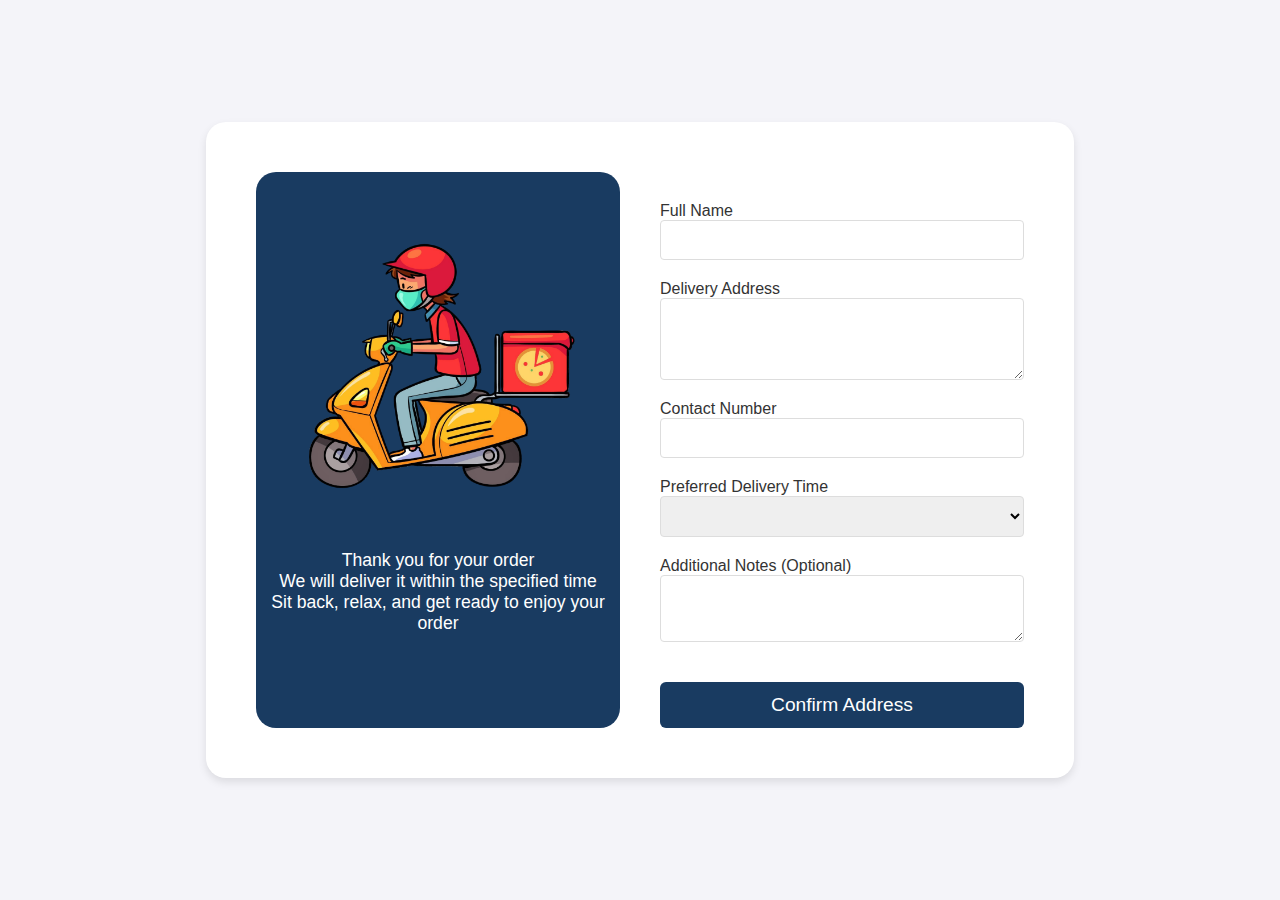
<file: Delivery.html>
<!DOCTYPE html>
<html lang="en">
<head>
    <meta charset="UTF-8">
    <meta name="viewport" content="width=device-width, initial-scale=1.0">
    <title>Delivery Address</title>
    <style>
        body {
            font-family: Arial, sans-serif;
            margin: 0;
            padding: 0;
            background-color: #f4f4f9;
            display: flex;
            justify-content: center;
            align-items: center;
            height: 100vh;
        }
        .container {
            display: flex;
            margin: 40px auto;
            gap: 20px;
            width: 60%;
            background-color: white;
            border-radius: 20px;
            box-shadow: 0 4px 8px rgba(0, 0, 0, 0.1);
            padding: 50px;
        }
        .image-section {
            flex: 1; /* equal width */
            margin-right: 20px;
            text-align: center;
            background-color: #193B61;
            border-radius: 20px;
        }
        .image-section img {
            width: 100%;
            height: auto;
            border-radius: 8px;
        }
        .image-section p {
            margin-top: 10px;
            color: #fff;
            font-size: 1.1em;
        }
        .form-section {
            flex: 1; /* equal width */
            margin-top: 30px;
        }
        .form-group {
            display: flex;
            flex-direction: column;
            margin-bottom: 20px;
        }
        label { 
            color: #333;
        }
        input, textarea, select {
            padding: 10px;
            font-size: 1em;
            border: 1px solid #ddd;
            border-radius: 4px;
        }
        input:focus, textarea:focus, select:focus {
            border-color: #007bff;
            outline: none;
        }
        .submit-btn {
            background-color: #193B61;
            color: white;
            font-size: 1.2em;
            padding: 12px;
            border: none;
            border-radius: 6px;
            cursor: pointer;
            transition: background-color 0.3s ease;
            width: 100%;
            margin-top: 20px;
        }
        .submit-btn a{
            text-decoration: none;
            color: #fff;
        }

        @media (max-width: 992px){
            .container {
            width: 80%;
            padding: 20px;
        }
        @media (max-width:768px){
            .container {
            display: flex;
            flex-direction: column;
            width: 90%;
            margin-top: 20px;
            padding: 20px;
            }
            .image-section {
                margin-right: 0; 
                text-align: center;
            }
            .image-section img {
                width: 100%;
                max-width: 300px;
                margin: 0 auto; 
            }
            .form-section {
                margin-top: 20px;
            }

        }
        }
    </style>
</head>
<body>

    <div class="container">

        <div class="image-section">
            <img src="image/delivery-Photoroom.png" alt="Delivery Image">
            <p>Thank you for your order <br> We will deliver it within the specified time <br> Sit back, relax, and get ready to enjoy your order</p>
        </div>

       
        <div class="form-section">
            <form action="#" method="post">
                <div class="form-group">
                    <label for="fullName">Full Name</label>
                    <input type="text" id="fullName" name="fullName" required>
                </div>

                <div class="form-group">
                    <label for="address">Delivery Address</label>
                    <textarea id="address" name="address" rows="4" required></textarea>
                </div>

                <div class="form-group">
                    <label for="contact">Contact Number</label>
                    <input type="tel" id="contact" name="contact" required>
                </div>

                <div class="form-group">
                    <label for="deliveryTime">Preferred Delivery Time</label>
                    <select id="deliveryTime" name="deliveryTime" required>
                        <option value=""></option>
                        <option value="morning">Morning (8:00 AM - 12:00 PM)</option>
                        <option value="afternoon">Afternoon (12:00 PM - 4:00 PM)</option>
                        <option value="evening">Evening (4:00 PM - 8:00 PM)</option>
                    </select>
                </div>

                <div class="form-group">
                    <label for="additionalNotes">Additional Notes (Optional)</label>
                    <textarea id="additionalNotes" name="additionalNotes" rows="3"></textarea>
                </div>

                <button type="submit" class="submit-btn"><a href="payment.html">Confirm Address</a> </button>
            </form>
        </div>
    </div>

</body>
</html>
</file>
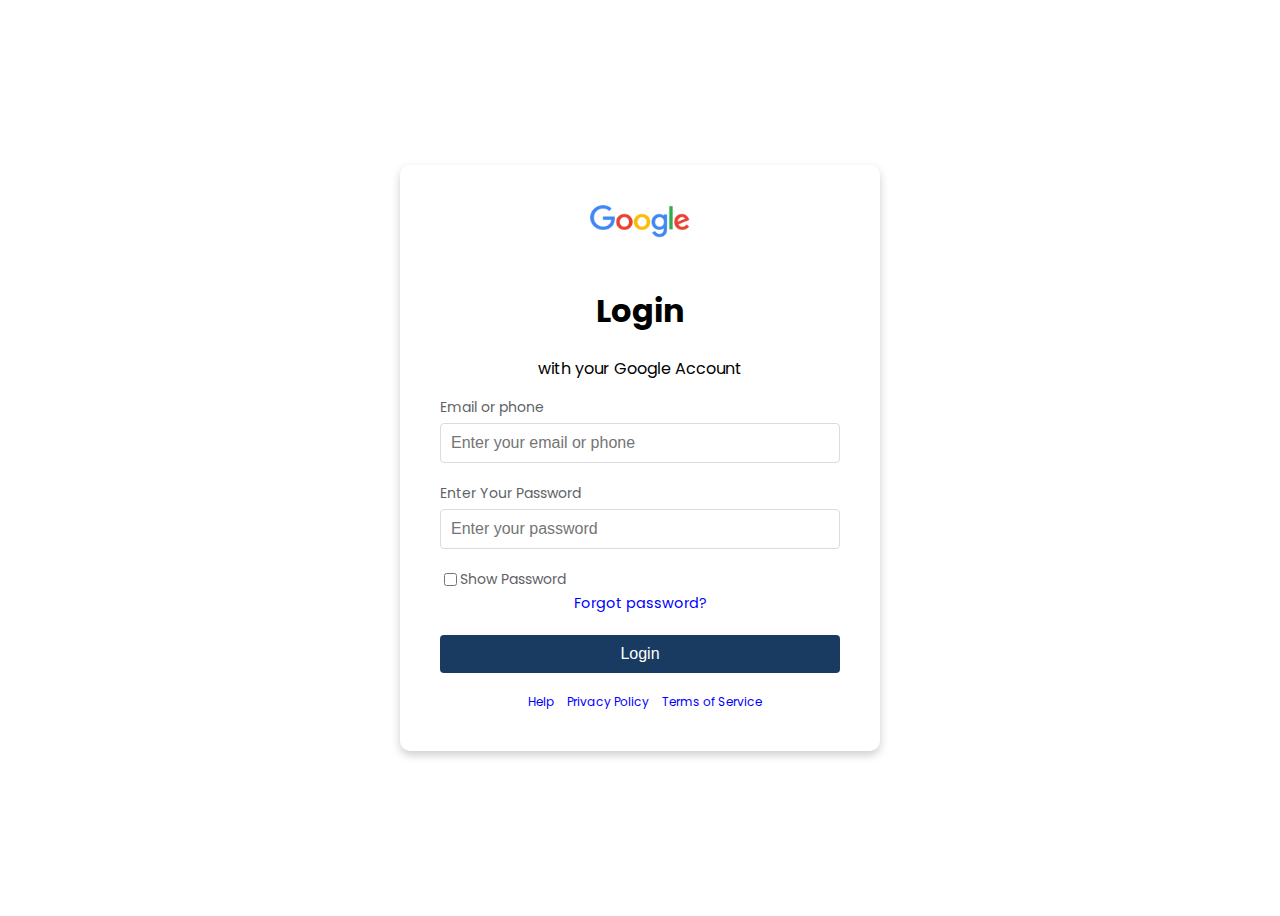
<file: GoogleSign.html>
<!DOCTYPE html>
<html lang="en">
<head>
    <meta charset="UTF-8">
    <meta name="viewport" content="width=device-width, initial-scale=1.0">
    <title>Google Sign-In Form</title>
    <style>
        @import url('https://fonts.googleapis.com/css2?family=Poppins:ital,wght@0,100;0,200;0,300;0,400;0,500;0,600;0,700;0,800;0,900;1,100;1,200;1,300;1,400;1,500;1,600;1,700;1,800;1,900&display=swap');
        .google {
            display: flex;
            justify-content: center;
            align-items: center;
            height: 100vh;
            font-family: "Poppins", sans-serif;
        }
        .google-container {
            width: 100%;
            max-width: 400px;
            background: white;
            box-shadow: 0 4px 10px rgba(0, 0, 0, 0.2);
            border-radius: 8px;
            text-align: center;
            padding: 40px 40px;
            border-radius: 10px;
        }
        .logo img {
            width: 100px;
            margin-bottom: 20px;
        }
        .container h1 {
            font-size: 22px;
            margin-bottom: 10px;
        }
        .container p {
            font-size: 14px;
            color: #5f6368;
            margin-bottom: 20px;
        }
        .forgot a{
            font-size: .9rem;
            text-decoration: none;
            color: blue;
        }
        .forgot a:hover{
            text-decoration: underline;
        }
        .form-group {
            text-align: left;
            margin-bottom: 20px;
        }
        .form-group label {
            display: block;
            font-size: 14px;
            color: #5f6368;
            margin-bottom: 5px;
        }

        .form-group input {
            width: 100%;
            padding: 10px;
            font-size: 16px;
            border: 1px solid #dadce0;
            border-radius: 4px;
            box-sizing: border-box;
        }
        .form-group a {
            display: block;
            font-size: 12px;
            color: #1a73e8;
            text-decoration: none;
            margin-top: 5px;
        }
        .form-group a:hover {
            text-decoration: underline;
        }
        .show-password {
            display: flex;
            align-items: center;
            font-size: 14px;
            color: #5f6368;
            margin-top: 10px;
        }
        .google-btn {
            width: 100%;
            padding: 10px;
            background-color: #193B61;
            color: white;
            border: none;
            border-radius: 4px;
            font-size: 16px;
            cursor: pointer;
            margin-top: 20px;
        }
        .google-btn a{
            text-decoration: none;
            color: #fff;
        }
        .footer {
            font-size: 12px;
            color: #5f6368;
            margin-top: 20px;
            text-align: center;
        }
        .footer a {
            text-decoration: none;
            margin-left: 10px;
            color: blue;
        }
        .footer a:hover {
            text-decoration: underline;
        }
    </style>
</head>
<body>
<div class="google">
    <div class="google-container">
        <div class="logo">
            <img src="image/Google-logo.png" alt="Google Logo">
        </div>
        <h1>Login</h1>
        <p>with your Google Account</p>
        <form>
            <div class="form-group">
                <label for="email">Email or phone</label>
                <input type="text" id="email" name="email" placeholder="Enter your email or phone" required>
            </div>
            <div class="form-group">
                <label for="password">Enter Your Password</label>
                <input type="password" id="password" name="password" placeholder="Enter your password" required>
            </div>
            <div class="show-password">
                <input type="checkbox" >
                <label for="show-password">Show Password</label>
            </div>
            <div class="forgot">
              <a href="#" >Forgot password?</a>   
            </div>
            
            <button type="submit" class="google-btn"><a href="LoginSuccess.html">Login</a></button>
        </form>

        <div class="footer">
            <a href="#">Help</a>
            <a href="#">Privacy Policy</a>
            <a href="#">Terms of Service</a>
        </div>
    </div>

</div>  
</body>
</html>
</file>
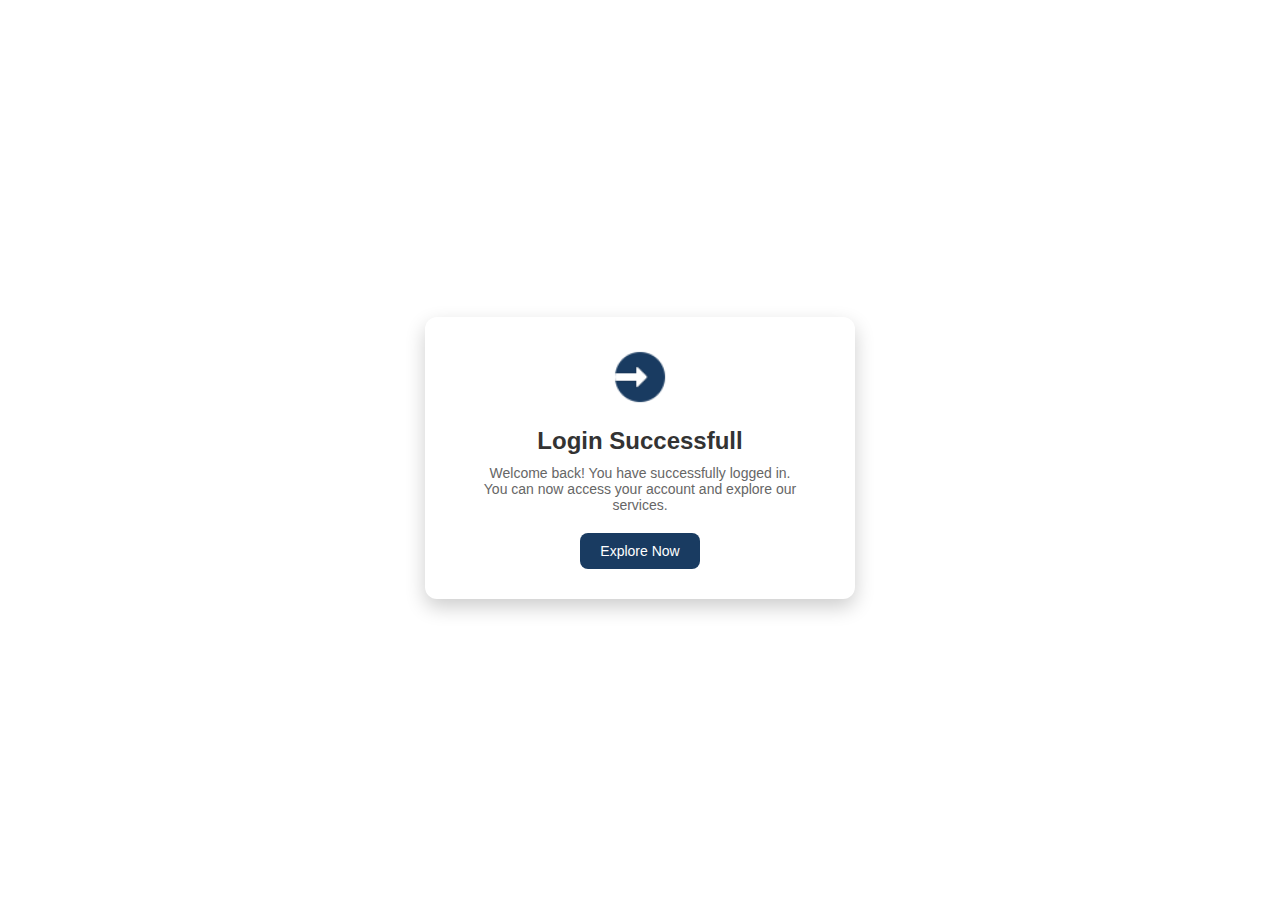
<file: LoginSuccess.html>
<!DOCTYPE html>
<html lang="en">
<head>
    <meta charset="UTF-8">
    <meta name="viewport" content="width=device-width, initial-scale=1.0">
    <title>Login Success Page</title>
    <style>
        .success {
            margin: 0;
            font-family: "Poppins", sans-serif;
            display: flex;
            justify-content: center;
            align-items: center;
            height: 100vh;
        }
        .success-container {
            background: #fff;
            padding: 30px 40px;
            border-radius: 12px;
            text-align: center;
            box-shadow: 0 8px 20px rgba(0, 0, 0, 0.2);
            width: 350px;
        }
        .success-icon {
            display: flex;
            justify-content: center;
            align-items: center;
            margin: 0 auto 20px;
        }
        .success-container h1 {
            font-size: 24px;
            color: #333;
            margin: 10px 0;
        }
        .success-container p {
            font-size: 14px;
            color: #666;
            margin: 0 0 20px;
        }
        .success-btn {
            display: inline-block;
            padding: 10px 20px;
            background-color: #193B61;
            color: white;
            font-size: 14px;
            border: none;
            border-radius: 8px;
            cursor: pointer;
            text-decoration: none;
        }
        .success-icon img{
            height: 60px;
            width: 60px;
        }
    </style>
</head>
<body>
<div class="success">
   
    <div class="success-container">
        <div class="success-icon">
            <img src="image/icons8-login-48.png" alt="">
        </div>
        <h1>Login Successfull</h1>
        <p>Welcome back! You have successfully logged in. <br> You can now access your account and explore our services.</p>
        <a href="index.html" class="success-btn">Explore Now</a>
    </div>
</div>
   
</body>
</html>
</file>
